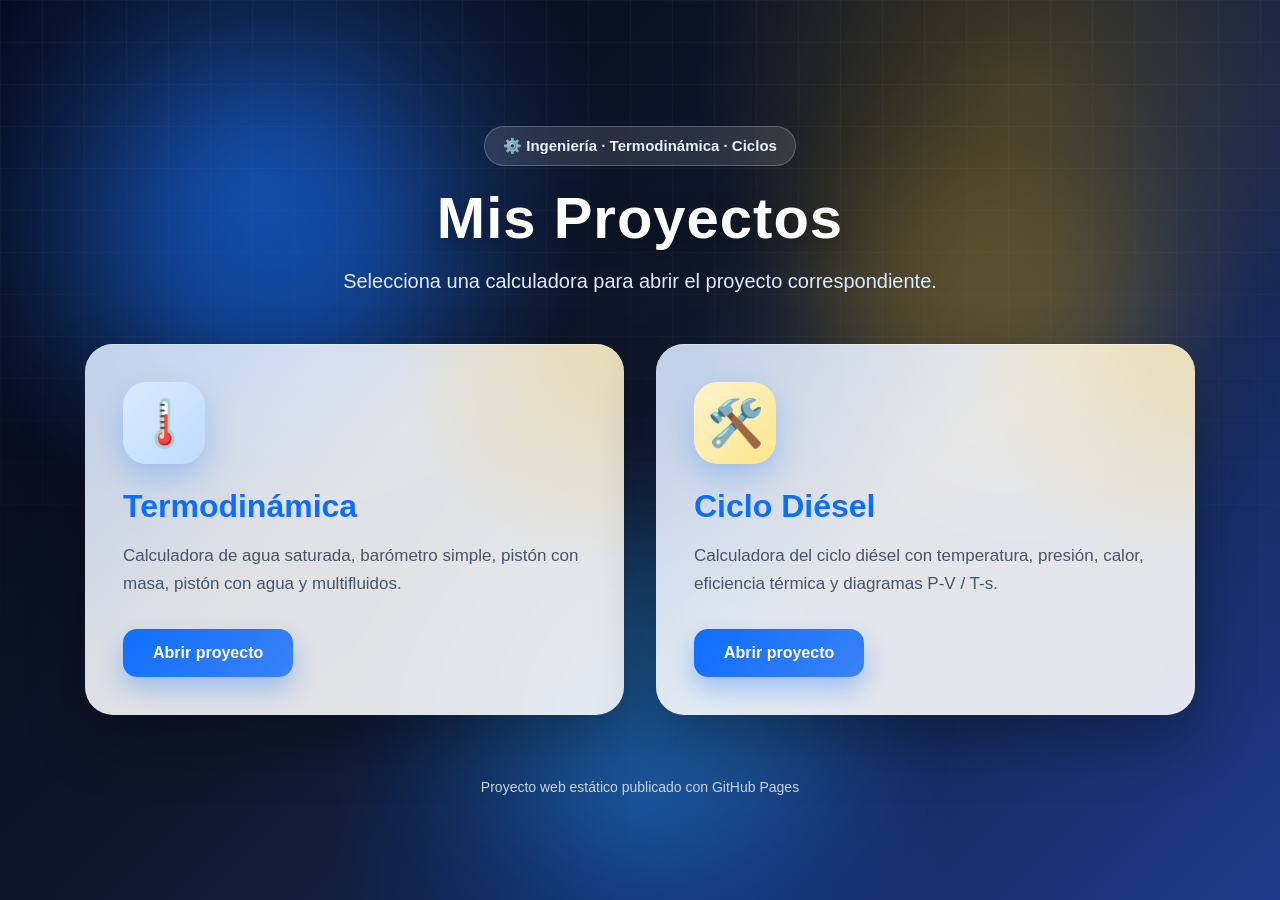
<file: index.html>
<!DOCTYPE html>
<html lang="es">
<head>
    <meta charset="UTF-8">
    <meta name="viewport" content="width=device-width, initial-scale=1.0">
    <title>Mis Proyectos | Termodinámica</title>

    <link rel="stylesheet" href="style.css">
</head>

<body>

    <div class="background-effects">
        <div class="glow glow-1"></div>
        <div class="glow glow-2"></div>
        <div class="glow glow-3"></div>
    </div>

    <main class="container">

        <section class="hero">

            <div class="badge">
                ⚙️ Ingeniería · Termodinámica · Ciclos
            </div>

            <h1>Mis Proyectos</h1>

            <p class="subtitle">
                Selecciona una calculadora para abrir el proyecto correspondiente.
            </p>

        </section>

        <section class="projects">

            <article class="card">
                <div class="card-icon thermo-icon">
                    🌡️
                </div>

                <h2>Termodinámica</h2>

                <p>
                    Calculadora de agua saturada, barómetro simple, pistón con masa,
                    pistón con agua y multifluidos.
                </p>

                <a href="termo/index.html" class="btn">
                    Abrir proyecto
                </a>
            </article>

            <article class="card">
                <div class="card-icon diesel-icon">
                    🛠️
                </div>

                <h2>Ciclo Diésel</h2>

                <p>
                    Calculadora del ciclo diésel con temperatura, presión, calor,
                    eficiencia térmica y diagramas P-V / T-s.
                </p>

                <a href="diesel/index.html" class="btn">
                    Abrir proyecto
                </a>
            </article>

        </section>

        <footer class="footer">
            <p>Proyecto web estático publicado con GitHub Pages</p>
        </footer>

    </main>

</body>
</html>
</file>
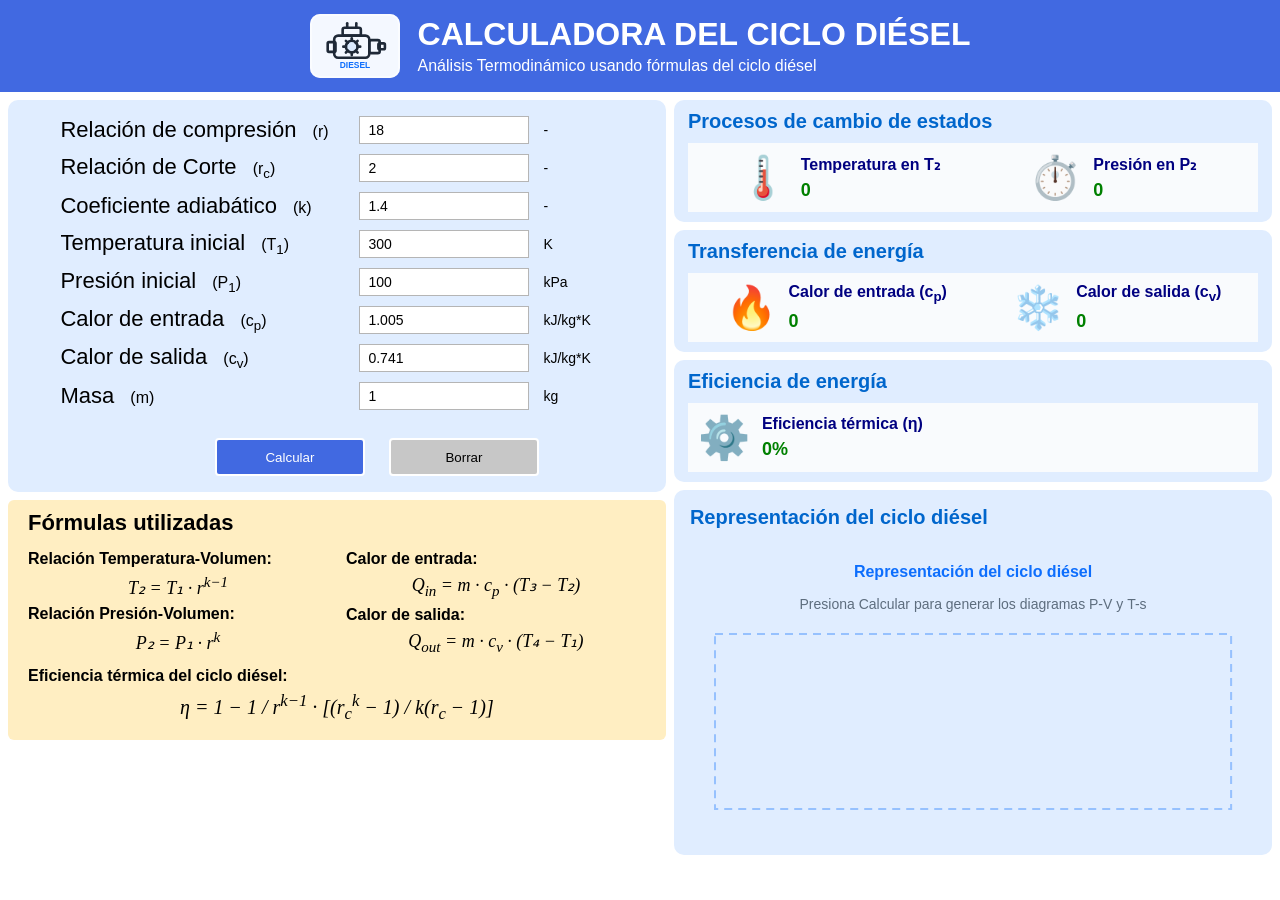
<file: CicloDiescelWEb/index.html>
<!DOCTYPE html>
<html lang="es">
<head>
    <meta charset="UTF-8">
    <meta name="viewport" content="width=device-width, initial-scale=1.0">
    <title>Calculadora del Ciclo Diésel</title>
    <link rel="stylesheet" href="style.css">
</head>
<body>

    <header class="header">

        <div class="engine-icon">
            <svg viewBox="0 0 120 80" class="motor-icon" aria-hidden="true">
                <rect x="28" y="24" width="54" height="34" rx="6"></rect>
                <rect x="41" y="12" width="28" height="12" rx="3"></rect>
                <rect x="18" y="34" width="12" height="15" rx="2"></rect>
                <rect x="82" y="31" width="16" height="20" rx="3"></rect>
                <rect x="96" y="36" width="10" height="9" rx="2"></rect>

                <line x1="48" y1="12" x2="48" y2="5"></line>
                <line x1="62" y1="12" x2="62" y2="5"></line>

                <circle cx="55" cy="41" r="9"></circle>

                <path d="M55 32 L55 28"></path>
                <path d="M55 54 L55 50"></path>
                <path d="M46 41 L42 41"></path>
                <path d="M68 41 L64 41"></path>
                <path d="M49 35 L46 32"></path>
                <path d="M64 50 L61 47"></path>
                <path d="M49 47 L46 50"></path>
                <path d="M64 32 L61 35"></path>

                <text x="60" y="74">DIESEL</text>
            </svg>
        </div>

        <div>
            <h1>CALCULADORA DEL CICLO DIÉSEL</h1>
            <p>Análisis Termodinámico usando fórmulas del ciclo diésel</p>
        </div>

    </header>

    <main class="main-container">

        <section class="left-column">

            <div class="input-card">

                <div class="input-row">
                    <label>Relación de compresión <span>(r)</span></label>
                    <input type="number" id="txtCompresion" value="18" step="any">
                    <small>-</small>
                </div>

                <div class="input-row">
                    <label>Relación de Corte <span>(r<sub>c</sub>)</span></label>
                    <input type="number" id="txtCorte" value="2" step="any">
                    <small>-</small>
                </div>

                <div class="input-row">
                    <label>Coeficiente adiabático <span>(k)</span></label>
                    <input type="number" id="txtCoeficiente" value="1.4" step="any">
                    <small>-</small>
                </div>

                <div class="input-row">
                    <label>Temperatura inicial <span>(T<sub>1</sub>)</span></label>
                    <input type="number" id="txtTInicial" value="300" step="any">
                    <small>K</small>
                </div>

                <div class="input-row">
                    <label>Presión inicial <span>(P<sub>1</sub>)</span></label>
                    <input type="number" id="txtPInicial" value="100" step="any">
                    <small>kPa</small>
                </div>

                <div class="input-row">
                    <label>Calor de entrada <span>(c<sub>p</sub>)</span></label>
                    <input type="number" id="txtCp" value="1.005" step="any">
                    <small>kJ/kg*K</small>
                </div>

                <div class="input-row">
                    <label>Calor de salida <span>(c<sub>v</sub>)</span></label>
                    <input type="number" id="txtCv" value="0.741" step="any">
                    <small>kJ/kg*K</small>
                </div>

                <div class="input-row">
                    <label>Masa <span>(m)</span></label>
                    <input type="number" id="txtM" value="1" step="any">
                    <small>kg</small>
                </div>

                <div class="buttons">
                    <button id="btnCalcular" class="btn primary">Calcular</button>
                    <button id="btnLimpiar" class="btn secondary">Borrar</button>
                </div>

            </div>

            <div class="formula-card">
                <h2>Fórmulas utilizadas</h2>

                <div class="formula-grid">
                    <div>
                        <p><strong>Relación Temperatura-Volumen:</strong></p>
                        <p class="formula">T₂ = T₁ · r<sup>k−1</sup></p>

                        <p><strong>Relación Presión-Volumen:</strong></p>
                        <p class="formula">P₂ = P₁ · r<sup>k</sup></p>
                    </div>

                    <div>
                        <p><strong>Calor de entrada:</strong></p>
                        <p class="formula">Q<sub>in</sub> = m · c<sub>p</sub> · (T₃ − T₂)</p>

                        <p><strong>Calor de salida:</strong></p>
                        <p class="formula">Q<sub>out</sub> = m · c<sub>v</sub> · (T₄ − T₁)</p>
                    </div>
                </div>

                <p><strong>Eficiencia térmica del ciclo diésel:</strong></p>
                <p class="formula big">
                    η = 1 − 1 / r<sup>k−1</sup> · [(r<sub>c</sub><sup>k</sup> − 1) / k(r<sub>c</sub> − 1)]
                </p>
            </div>

        </section>

        <section class="right-column">

            <div class="result-card">
                <h2>Procesos de cambio de estados</h2>

                <div class="result-row">
                    <div class="result-box">
                        <span class="icon">🌡️</span>
                        <div>
                            <p>Temperatura en T₂</p>
                            <strong id="lblTemperatura2">0</strong>
                        </div>
                    </div>

                    <div class="result-box">
                        <span class="icon">⏱️</span>
                        <div>
                            <p>Presión en P₂</p>
                            <strong id="lblPresion2">0</strong>
                        </div>
                    </div>
                </div>
            </div>

            <div class="result-card">
                <h2>Transferencia de energía</h2>

                <div class="result-row">
                    <div class="result-box">
                        <span class="icon">🔥</span>
                        <div>
                            <p>Calor de entrada (c<sub>p</sub>)</p>
                            <strong id="lblCalorEntrada">0</strong>
                        </div>
                    </div>

                    <div class="result-box">
                        <span class="icon">❄️</span>
                        <div>
                            <p>Calor de salida (c<sub>v</sub>)</p>
                            <strong id="lblCalorSalida">0</strong>
                        </div>
                    </div>
                </div>
            </div>

            <div class="result-card">
                <h2>Eficiencia de energía</h2>

                <div class="result-row">
                    <div class="result-box single">
                        <span class="icon">⚙️</span>
                        <div>
                            <p>Eficiencia térmica (η)</p>
                            <strong id="lblEficiencia">0%</strong>
                        </div>
                    </div>
                </div>
            </div>

            <div class="chart-card">
                <h2>Representación del ciclo diésel</h2>
                <canvas id="dieselCanvas"></canvas>
            </div>

        </section>

    </main>

    <script src="script.js"></script>
</body>
</html>
</file>
<file: style.css>
* {
    box-sizing: border-box;
}

:root {
    --azul: #0d6efd;
    --azul-claro: #3b82f6;
    --azul-oscuro: #0f172a;
    --amarillo: #ffc107;
    --blanco: #ffffff;
    --texto-suave: #dbeafe;
    --gris: #475569;
}

/* FONDO GENERAL */
body {
    margin: 0;
    min-height: 100vh;
    font-family: Arial, Helvetica, sans-serif;
    color: var(--blanco);
    overflow-x: hidden;

    background:
        radial-gradient(circle at 20% 20%, rgba(59, 130, 246, 0.35), transparent 28%),
        radial-gradient(circle at 80% 10%, rgba(255, 193, 7, 0.22), transparent 25%),
        radial-gradient(circle at 50% 90%, rgba(13, 110, 253, 0.30), transparent 30%),
        linear-gradient(135deg, #020617 0%, #0f172a 45%, #1e3a8a 100%);
}

/* EFECTO DE CUADRÍCULA TÉCNICA */
body::before {
    content: "";
    position: fixed;
    inset: 0;
    background-image:
        linear-gradient(rgba(255,255,255,0.04) 1px, transparent 1px),
        linear-gradient(90deg, rgba(255,255,255,0.04) 1px, transparent 1px);
    background-size: 42px 42px;
    mask-image: linear-gradient(to bottom, rgba(0,0,0,0.8), transparent);
    pointer-events: none;
    z-index: 0;
}

/* LUCES DE FONDO */
.background-effects {
    position: fixed;
    inset: 0;
    overflow: hidden;
    z-index: 0;
    pointer-events: none;
}

.glow {
    position: absolute;
    width: 340px;
    height: 340px;
    border-radius: 50%;
    filter: blur(70px);
    opacity: 0.45;
}

.glow-1 {
    background: #0d6efd;
    top: 8%;
    left: 8%;
}

.glow-2 {
    background: #ffc107;
    top: 18%;
    right: 10%;
    opacity: 0.25;
}

.glow-3 {
    background: #38bdf8;
    bottom: 5%;
    left: 38%;
    opacity: 0.25;
}

/* CONTENEDOR */
.container {
    position: relative;
    z-index: 1;
    width: 92%;
    max-width: 1150px;
    min-height: 100vh;
    margin: 0 auto;
    padding: 70px 20px 35px;
    display: flex;
    flex-direction: column;
    justify-content: center;
}

/* ENCABEZADO */
.hero {
    text-align: center;
    margin-bottom: 48px;
}

.badge {
    display: inline-block;
    padding: 10px 18px;
    border-radius: 999px;
    background: rgba(255, 255, 255, 0.12);
    border: 1px solid rgba(255, 255, 255, 0.22);
    backdrop-filter: blur(10px);
    color: #e0f2fe;
    font-size: 15px;
    font-weight: bold;
    margin-bottom: 18px;
}

.hero h1 {
    margin: 0;
    font-size: 58px;
    letter-spacing: 1px;
    color: white;
    text-shadow: 0 8px 25px rgba(0, 0, 0, 0.35);
}

.subtitle {
    max-width: 680px;
    margin: 15px auto 0;
    font-size: 20px;
    color: var(--texto-suave);
    line-height: 1.5;
}

/* TARJETAS */
.projects {
    display: grid;
    grid-template-columns: repeat(2, 1fr);
    gap: 32px;
}

.card {
    position: relative;
    overflow: hidden;
    min-height: 350px;
    padding: 38px;
    border-radius: 28px;

    background: rgba(255, 255, 255, 0.88);
    color: #111827;
    backdrop-filter: blur(14px);

    box-shadow:
        0 25px 60px rgba(0, 0, 0, 0.30),
        inset 0 1px 0 rgba(255, 255, 255, 0.5);

    transition: transform 0.35s ease, box-shadow 0.35s ease;
}

.card::before {
    content: "";
    position: absolute;
    inset: 0;
    background:
        linear-gradient(135deg, rgba(13, 110, 253, 0.16), transparent 45%),
        radial-gradient(circle at top right, rgba(255, 193, 7, 0.22), transparent 35%);
    pointer-events: none;
}

.card:hover {
    transform: translateY(-10px) scale(1.01);
    box-shadow:
        0 35px 80px rgba(0, 0, 0, 0.38),
        0 0 35px rgba(59, 130, 246, 0.25);
}

.card-icon {
    position: relative;
    width: 82px;
    height: 82px;
    border-radius: 24px;
    display: flex;
    justify-content: center;
    align-items: center;
    font-size: 46px;
    margin-bottom: 24px;
    box-shadow: 0 12px 30px rgba(13, 110, 253, 0.25);
}

.thermo-icon {
    background: linear-gradient(135deg, #dbeafe, #bfdbfe);
}

.diesel-icon {
    background: linear-gradient(135deg, #fff3cd, #fde68a);
}

.card h2 {
    position: relative;
    margin: 0 0 14px;
    font-size: 32px;
    color: var(--azul);
}

.card p {
    position: relative;
    color: var(--gris);
    font-size: 17px;
    line-height: 1.6;
    margin-bottom: 32px;
}

/* BOTONES */
.btn {
    position: relative;
    display: inline-block;
    text-decoration: none;
    background: linear-gradient(135deg, var(--azul), var(--azul-claro));
    color: white;
    padding: 15px 30px;
    border-radius: 14px;
    font-weight: bold;
    font-size: 16px;
    box-shadow: 0 12px 25px rgba(13, 110, 253, 0.32);
    transition: transform 0.3s ease, box-shadow 0.3s ease, background 0.3s ease;
}

.btn:hover {
    transform: translateY(-3px);
    background: linear-gradient(135deg, #0b5ed7, #2563eb);
    box-shadow: 0 16px 35px rgba(13, 110, 253, 0.45);
}

/* PIE */
.footer {
    text-align: center;
    margin-top: 50px;
    color: #cbd5e1;
    font-size: 14px;
}

/* RESPONSIVE */
@media (max-width: 850px) {
    .container {
        padding-top: 45px;
    }

    .hero h1 {
        font-size: 42px;
    }

    .subtitle {
        font-size: 17px;
    }

    .projects {
        grid-template-columns: 1fr;
    }

    .card {
        min-height: auto;
        padding: 32px;
    }
}

@media (max-width: 480px) {
    .hero h1 {
        font-size: 34px;
    }

    .badge {
        font-size: 13px;
    }

    .card h2 {
        font-size: 28px;
    }

    .card p {
        font-size: 15px;
    }

    .btn {
        width: 100%;
        text-align: center;
    }
}
</file>
<file: CicloDiescelWEb/style.css>
* {
    box-sizing: border-box;
}

body {
    margin: 0;
    font-family: Arial, sans-serif;
    background: #ffffff;
    color: #000;
}

/* ENCABEZADO */
.header {
    background: #4169e1;
    color: white;
    height: 92px;
    display: flex;
    align-items: center;
    justify-content: center;
    gap: 18px;
    padding: 0 20px;
}

.engine-icon {
    width: 90px;
    height: 64px;
    background: #f4f8ff;
    border-radius: 10px;
    display: flex;
    justify-content: center;
    align-items: center;
    box-shadow: inset 0 0 0 2px rgba(255,255,255,0.6);
}

.motor-icon {
    width: 78px;
    height: 52px;
}

.motor-icon rect,
.motor-icon circle,
.motor-icon path,
.motor-icon line {
    fill: none;
    stroke: #1f2937;
    stroke-width: 4;
    stroke-linecap: round;
    stroke-linejoin: round;
}

.motor-icon circle {
    fill: #dbeafe;
}

.motor-icon text {
    font-size: 13px;
    font-weight: bold;
    fill: #0d6efd;
    text-anchor: middle;
    font-family: Arial, sans-serif;
}

.header h1 {
    margin: 0;
    font-size: 32px;
    font-weight: bold;
    line-height: 1.1;
}

.header p {
    margin: 4px 0 0;
    font-size: 16px;
}

/* CONTENEDOR GENERAL */
.main-container {
    display: grid;
    grid-template-columns: 1.1fr 1fr;
    gap: 8px;
    padding: 8px;
}

.left-column,
.right-column {
    display: flex;
    flex-direction: column;
    gap: 8px;
}

/* PANEL DE INPUTS */
.input-card,
.result-card,
.chart-card {
    background: #e0edff;
    border-radius: 10px;
    padding: 16px;
}

.input-card {
    min-height: 355px;
    display: flex;
    flex-direction: column;
    justify-content: center;
}

/* FILAS DE CAMPOS */
.input-row {
    display: grid;
    grid-template-columns: 285px 170px 70px;
    align-items: center;
    justify-content: center;
    gap: 14px;
    margin-bottom: 10px;
}

.input-row label {
    font-size: 22px;
    text-align: left;
}

.input-row label span {
    font-size: 16px;
    margin-left: 10px;
}

.input-row input {
    height: 28px;
    width: 170px;
    border: 1px solid #b5b5b5;
    padding: 4px 8px;
    font-size: 14px;
}

.input-row small {
    font-size: 14px;
    text-align: left;
}

/* BOTONES */
.buttons {
    display: flex;
    justify-content: center;
    gap: 24px;
    margin-top: 18px;
    padding-left: 80px;
}

.btn {
    width: 150px;
    height: 38px;
    border-radius: 4px;
    border: 2px solid white;
    cursor: pointer;
    font-weight: 500;
}

.btn.primary {
    background: #4169e1;
    color: white;
}

.btn.secondary {
    background: #c7c7c7;
    color: black;
}

.btn:hover {
    opacity: 0.9;
}

/* FÓRMULAS */
.formula-card {
    background: #ffeec2;
    border-radius: 6px;
    padding: 10px 20px;
}

.formula-card h2 {
    margin: 0 0 8px;
    font-size: 22px;
}

.formula-grid {
    display: grid;
    grid-template-columns: 1fr 1fr;
    gap: 18px;
}

.formula-card p {
    margin: 6px 0;
}

.formula {
    font-family: Georgia, serif;
    font-style: italic;
    font-size: 18px;
    text-align: center;
}

.formula.big {
    font-size: 20px;
}

/* RESULTADOS */
.result-card {
    padding: 10px 14px;
}

.result-card h2,
.chart-card h2 {
    color: #0066cc;
    margin: 0 0 10px;
    font-size: 20px;
}

.result-row {
    background: #f9fbfd;
    display: flex;
    justify-content: space-around;
    gap: 12px;
    padding: 10px;
}

.result-box {
    display: flex;
    align-items: center;
    gap: 12px;
    min-width: 180px;
}

.result-box.single {
    justify-content: flex-start;
    width: 100%;
}

.icon {
    font-size: 42px;
}

.result-box p {
    color: navy;
    font-weight: bold;
    margin: 0 0 6px;
}

.result-box strong {
    color: green;
    font-size: 18px;
}

/* CANVAS */
.chart-card {
    min-height: 310px;
}

#dieselCanvas {
    width: 100%;
    height: 300px;
    background: #e0edff;
    display: block;
}

/* RESPONSIVE */
@media (max-width: 900px) {
    .main-container {
        grid-template-columns: 1fr;
    }

    .input-row {
        grid-template-columns: 1fr;
        justify-items: stretch;
    }

    .input-row input {
        width: 100%;
    }

    .buttons {
        padding-left: 0;
        flex-direction: column;
        align-items: center;
    }

    .header {
        height: auto;
        padding: 18px;
        text-align: center;
        flex-direction: column;
    }

    .formula-grid {
        grid-template-columns: 1fr;
    }
}
</file>
